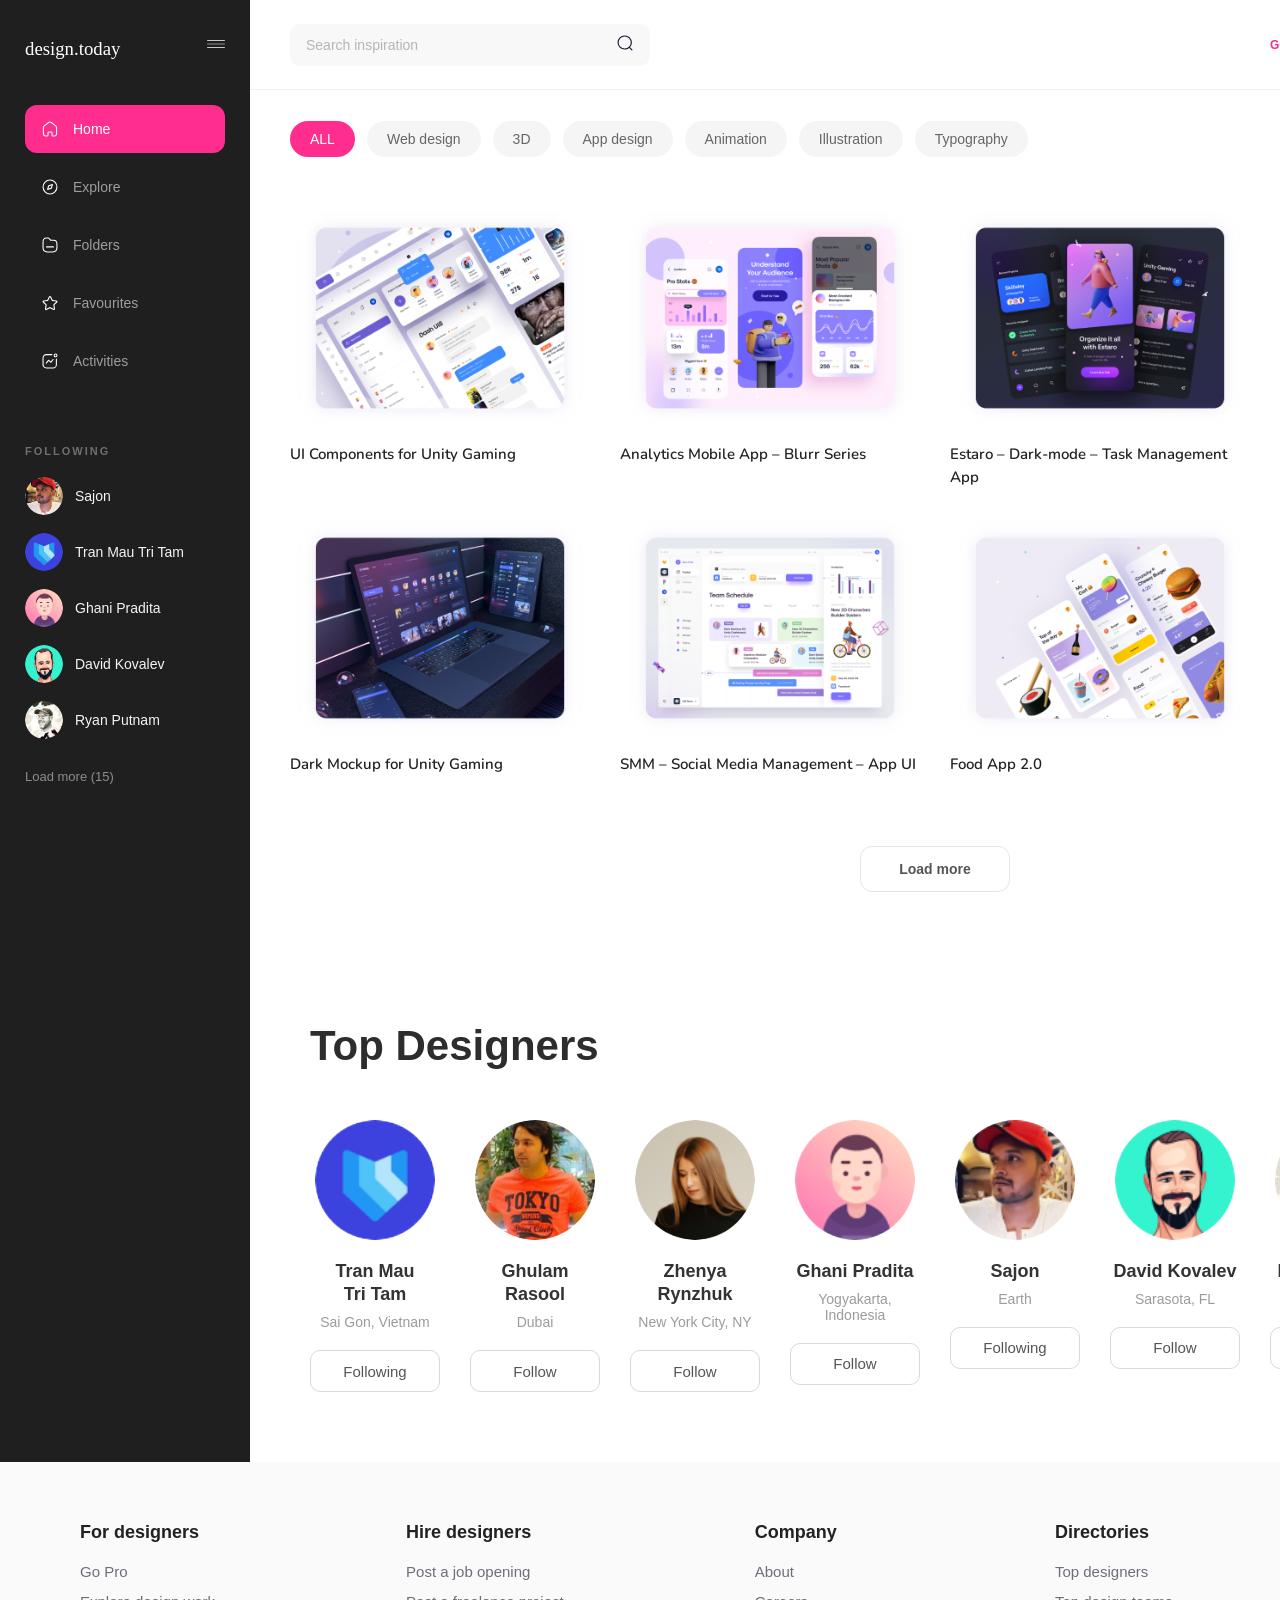
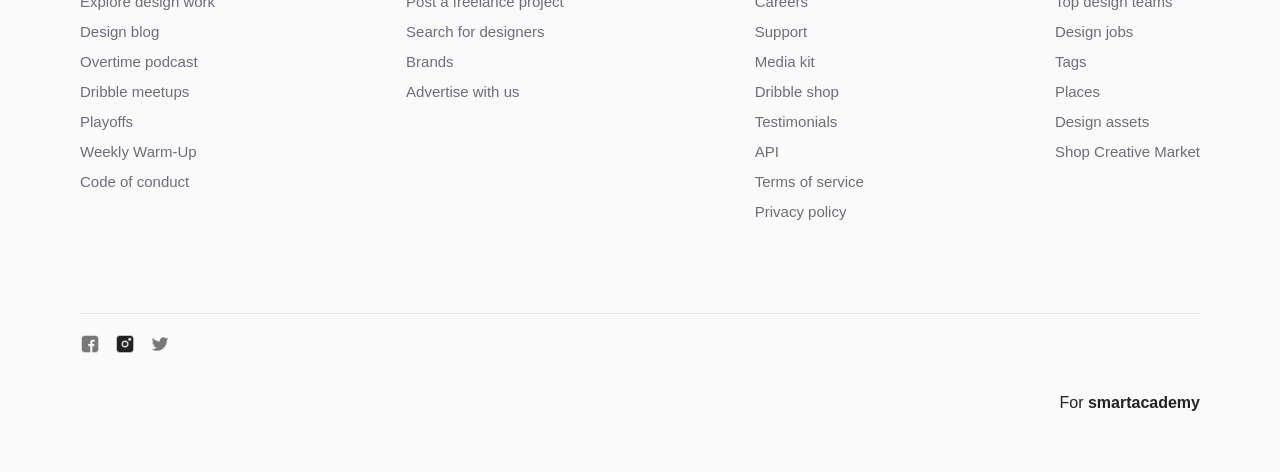
<file: index.html>
<!DOCTYPE html>
<html lang="en">
<head>
    <meta charset="UTF-8">
    <meta name="viewport" content="width=device-width, initial-scale=1.0">
    <title>design.today-Home</title>
    <link rel="stylesheet" href="style.css">
    <link rel="stylesheet" href="https://cdnjs.cloudflare.com/ajax/libs/font-awesome/6.0.0/css/all.min.css">
    
    <link rel="preconnect" href="https://fonts.googleapis.com">
    <link rel="preconnect" href="https://fonts.gstatic.com" crossorigin>
    <link href="https://fonts.googleapis.com/css2?family=Nunito+Sans:ital,opsz,wght@0,6..12,200..1000;1,6..12,200..1000&family=Nunito:ital,wght@0,200..1000;1,200..1000&display=swap" rel="stylesheet">


</head>
<body>
        <!-- SIDEBAR -->
         <div class="container">
        <aside class="sidebar">
            <div class="logo">
                <img src="images/design.today.svg" alt="design.today-Home">
            </div>
            <button class="menu-button">
                <img src="images/Menu.button.svg" alt="menu-button">
            </button>

            <nav class="navigation">
                 <a href="#" class="active">
                    <img src="images/home1.svg" alt="home">
                    <span>Home</span> 
                 </a>
                 <a href="#">
                    <img src="images/explore2.svg" alt="explore">
                    <span>Explore</span>
                 </a>
                 <a href="#">
                    <img src="images/folders3.svg" alt="folders">
                    <span>Folders</span>
                 </a>
                 <a href="#">
                    <img src="images/favourites4.svg" alt="favorites">
                    <span>Favourites</span>
                 </a>
                  <a href="#">
                    <img src="images/activities5.svg" alt="Activities">
                    <span>Activities</span>
                 </a>
            </nav>
            <!-- FOLLOWING -->
            <div class="following">
                 <p>FOLLOWING</p>  
                 
                <div class="user">
                     <img src="images/Sajon40.png" alt="sajon"> 
                     <span>Sajon</span>
                </div>
                <div class="user">
                     <img src="images/Tran mau 41.png" alt="Tran mau"> 
                     <span>Tran Mau Tri Tam</span>
                </div>
                <div class="user">
                     <img src="images/Ghani 42.png" alt="ghani"> 
                     <span>Ghani Pradita</span>
                </div>
                <div class="user">
                     <img src="images/David43.png" alt="david"> 
                     <span>David Kovalev</span>
                </div>
                <div class="user">
                     <img src="images/Ryan44.png" alt="Ryan"> 
                     <span>Ryan Putnam</span>
                </div>
                <a href="#" class="load-more">
                    Load more (15)
                </a>
             </div>
          </aside>

          <!-- MAIN CONTENT -->
        <main class="main-content">
           <!-- HEADER -->
        <header class="header">
              <div class="search">
              <input
               type="text"
               placeholder="Search inspiration"
               >
              <span>
                <img src="images/Component.svg" alt="component">
              </span>
              </div>
              <div class="header-right">
               <a href="#">GO PRO!</a>
              <button>
                <img src="images/Component2.svg" alt="component2">
              </button>
              <button>
                <img src="images/Component 3.svg" alt="component3">
              </button>
               <a href="orders.html" class="profile"> 
                <img src="images/Group 33.png" alt="profile">
               </a>
               <button class="upload">
                    UPLOAD
               </button>
              </div>
        </header>
        <!-- CATEGORIES -->
        <section class="categories">
            <button class="selected">ALL</button>
            <button>Web design</button>
            <button>3D</button>
            <button>App design</button>
            <button>Animation</button>
            <button>Illustration</button>
            <button>Typography</button>
            <button class="filter">
                <img src="images/Group 18.png" alt="group18">Filters
            </button>
        </section>
        <!-- DESIGN CARDS -->
         <section class="design-grid">

             <div class="design-card">
                <img src="images/images1.png" alt="ui components">
                 <p>UI Components for Unity Gaming</p>
             </div>
              <div class="design-card">
                <img src="images/images2.png" alt="analitics">
                 <p>Analytics Mobile App – Blurr Series</p>
             </div>
              <div class="design-card">
                <img src="images/images3.png" alt="estaro">
                 <p>Estaro – Dark-mode – Task Management App</p>
             </div>
              <div class="design-card">
                <img src="images/images4.png" alt="live">
                 <p>Live streaming application for gamers.</p>
             </div>
              <div class="design-card">
                <img src="images/images5.png" alt="dark">
                 <p>Dark Mockup for Unity Gaming</p>
             </div>
              <div class="design-card">
                <img src="images/images6.png" alt="smm">
                 <p>SMM – Social Media Management – App UI</p>
             </div>
              <div class="design-card">
                <img src="images/images7.png" alt="food">
                 <p>Food App 2.0</p>
             </div>
              <div class="design-card">
                <img src="images/images8.png" alt="live streaming">
                 <p>Live streaming application for gamers.</p>
             </div>
         </section>
         <!-- LOAD MORE -->
         <div class="load-designs">
            <button>
                Load more
            </button>
         </div>

         <!-- TOP DESIGNERS -->
         <section class="top-designers">
                <div class="section-title">
                    <h1>Top Designers</h1>
                    <a href="#">
                        View all
                    </a>
                </div>
                <div class="designers-grid">
                <div class="designer">
                    <img src="images/top designers1.png" alt="tran mau thi tam">
                    <h3>Tran Mau <br>Tri Tam</h3>
                    <p>Sai Gon, Vietnam</p>
                    <button>Following</button>
                </div>
                <div class="designer">
                    <img src="images/top designers2.png" alt="ghulam">
                    <h3>Ghulam Rasool</h3>
                    <p>Dubai</p>
                    <button>Follow</button>
                </div>
                <div class="designer">
                    <img src="images/top designers3.png" alt="zhenya">
                    <h3>Zhenya Rynzhuk</h3>
                    <p>New York City, NY</p>
                    <button>Follow</button>
                </div>
                <div class="designer">
                    <img src="images/top designers4.png" alt="ghani">
                    <h3>Ghani Pradita</h3>
                    <p>Yogyakarta, Indonesia</p>
                    <button>Follow</button>
                </div>
                <div class="designer">
                    <img src="images/top designers5.png" alt="sajon">
                    <h3>Sajon</h3>
                    <p>Earth</p>
                    <button>Following</button>
                </div>
                <div class="designer">
                    <img src="images/top designers6.png" alt="david">
                    <h3>David Kovalev</h3>
                    <p>Sarasota, FL</p>
                    <button>Follow</button>
                </div>
                <div class="designer">
                    <img src="images/top designers7.png" alt="ryan">
                    <h3>Ryan Putnam</h3>
                    <p>Colorado Springs</p>
                    <button>Follow</button>
                </div>
                <div class="designer">
                    <img src="images/top designers8.png" alt="dmitry">
                    <h3>Dmitry Lauretsky</h3>
                    <p>Omsk, Russia</p>
                    <button>Follow</button>
                </div>
                </div>
         </section>
        </main>
        </div>

        <!-- FOOTER -->
          <footer class="footer">
            <div class="footer-column">
                <h4>For designers</h4>
                <ul>
                    <li>
                        <a href="#">Go Pro</a>
                    </li>
                    <li>
                        <a href="#">Explore design work</a>
                    </li>
                    <li>
                        <a href="#">Design blog</a>
                    </li>
                     <li>
                        <a href="#">Overtime podcast</a>
                    </li>
                     <li>
                        <a href="#">Dribble meetups</a>
                    </li>
                    <li>
                        <a href="#">Playoffs</a>
                    </li>
                    <li>
                        <a href="#">Weekly Warm-Up</a>
                    </li>
                    <li>
                        <a href="#">Code of conduct</a>
                    </li>
                </ul>
          </div>
          <div class="footer-column">
                <h4>Hire designers</h4>
                <ul>
                    <li>
                        <a href="#">Post a job opening</a>
                    </li>
                     <li>
                        <a href="#">Post a freelance project</a>
                    </li>
                     <li>
                        <a href="#">Search for designers</a>
                    </li>
                    <li>
                        <a href="#">Brands</a>
                    </li>
                    <li>
                        <a href="#">Advertise with us</a>
                    </li> 
                </ul>
          </div>
          <div class="footer-column">
                <h4>Company</h4>
                <ul>
                    <li>
                        <a href="#">About</a>
                    </li>
                     <li>
                        <a href="#">Careers</a>
                    </li>
                    <li>
                        <a href="#">Support</a>
                    </li>
                    <li>
                        <a href="#">Media kit</a>
                    </li>
                    <li>
                        <a href="#">Dribble shop</a>
                    </li>
                    <li>
                        <a href="#">Testimonials</a>
                    </li>
                    <li>
                        <a href="#">API</a>
                    </li>
                    <li>
                        <a href="#">Terms of service</a>
                    </li>
                    <li>
                        <a href="#">Privacy policy</a>
                    </li>
                </ul>
          </div>
          <div class="footer-column">
               <h4>Directories</h4>
                <ul>
                    <li>
                        <a href="#">Top designers</a>
                    </li>
                    <li>
                        <a href="#">Top design teams</a>
                    </li>
                    <li>
                        <a href="#">Design jobs</a>
                    </li>
                    <li>
                        <a href="#">Tags</a>
                    </li>
                    <li>
                        <a href="#">Places</a>
                    </li>
                     <li>
                        <a href="#">Design assets</a>
                    </li>
                    <li>
                        <a href="#">Shop Creative Market</a>
                    </li>
                </ul>
          </div>
       
            <div class="footer-bottom">
                <div class="social-media">
                    <img src="images/fb1.png" alt="fb">
                    <img src="images/insta2.png" alt="instagram">
                    <img src="images/twitter3.png" alt="twitter">
                </div>
            </div>
        
            <div class="smartacademy">
            <p>For <strong>smartacademy</strong></p>
            </div>
        </footer>


</body>
</html>
</file>
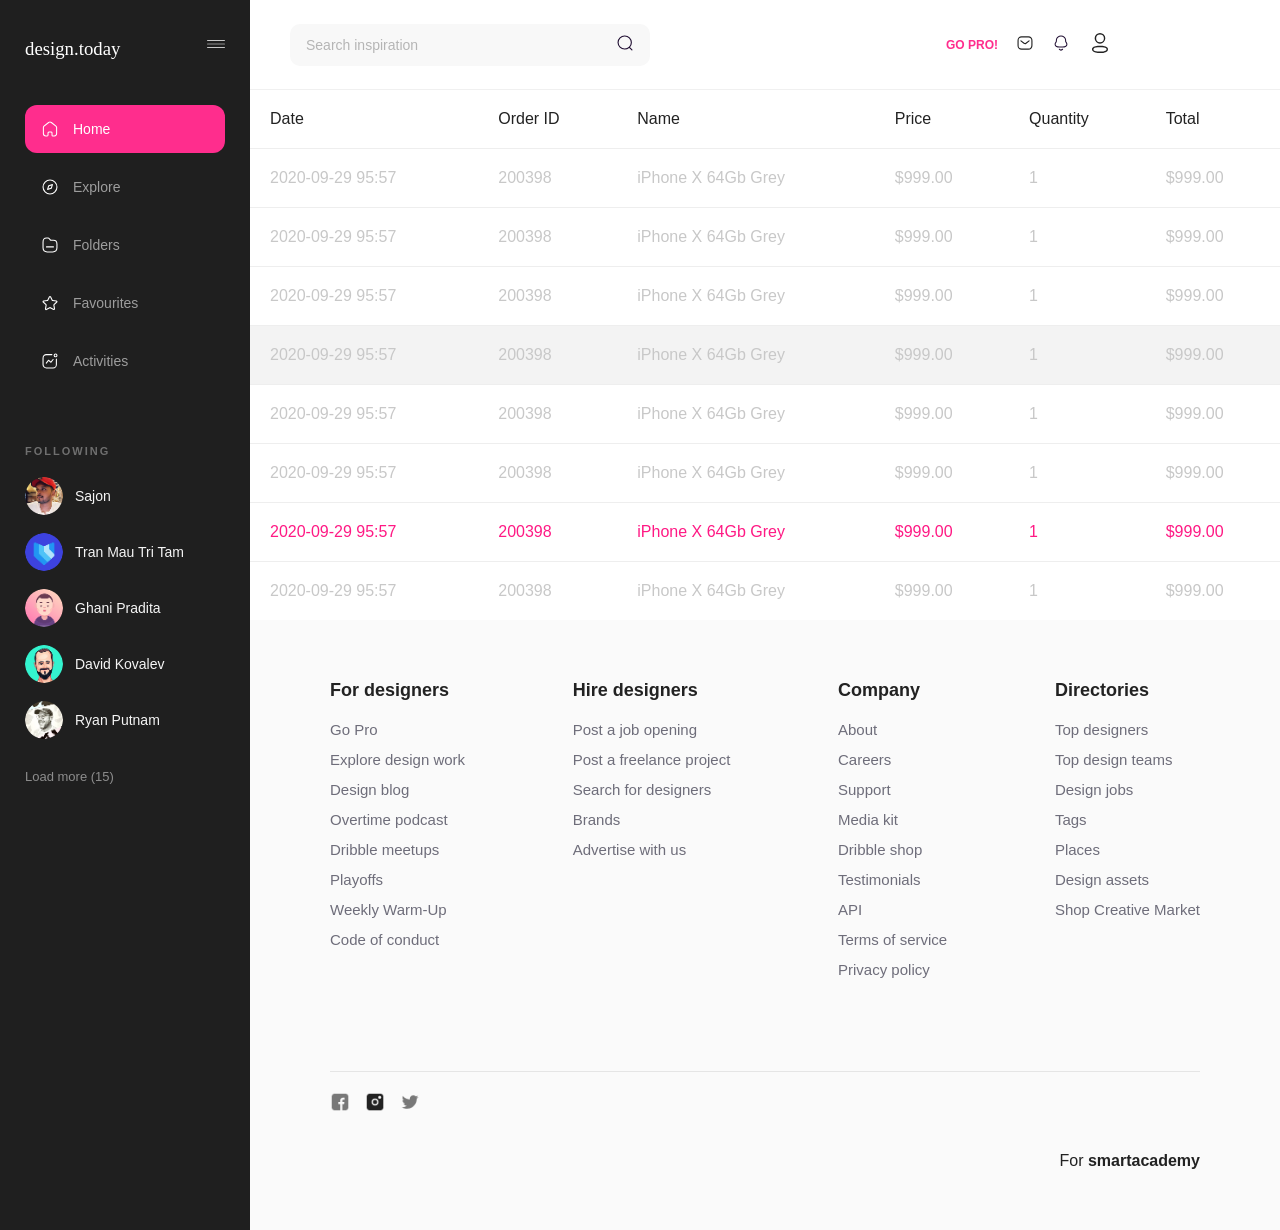
<file: orders.html>
<!DOCTYPE html>
<html lang="en">
<head>
    <meta charset="UTF-8">
    <meta name="viewport" content="width=device-width, initial-scale=1.0">
    <title>design.today-Home-2</title>
    <link rel="stylesheet" href="style.css">
    <link rel="stylesheet" href="https://cdnjs.cloudflare.com/ajax/libs/font-awesome/6.0.0/css/all.min.css">
</head>
<body>
    <!-- SIDEBAR -->
     <!-- SIDEBAR -->
         <div class="container">
        <aside class="sidebar">
            <div class="logo">
                <img src="images/design.today.svg" alt="design.today-Home">
            </div>
            <button class="menu-button">
                <img src="images/Menu.button.svg" alt="menu-button">
            </button>

            <nav class="navigation">
                 <a href="#" class="active">
                    <img src="images/home1.svg" alt="home">
                    <span>Home</span> 
                 </a>
                 <a href="#">
                    <img src="images/explore2.svg" alt="explore">
                    <span>Explore</span>
                 </a>
                 <a href="#">
                    <img src="images/folders3.svg" alt="folders">
                    <span>Folders</span>
                 </a>
                 <a href="#">
                    <img src="images/favourites4.svg" alt="favorites">
                    <span>Favourites</span>
                 </a>
                  <a href="#">
                    <img src="images/activities5.svg" alt="Activities">
                    <span>Activities</span>
                 </a>
            </nav>
            <!-- FOLLOWING -->
            <div class="following">
                 <p>FOLLOWING</p>  
                 
                <div class="user">
                     <img src="images/Sajon40.png" alt="sajon"> 
                     <span>Sajon</span>
                </div>
                <div class="user">
                     <img src="images/Tran mau 41.png" alt="Tran mau"> 
                     <span>Tran Mau Tri Tam</span>
                </div>
                <div class="user">
                     <img src="images/Ghani 42.png" alt="ghani"> 
                     <span>Ghani Pradita</span>
                </div>
                <div class="user">
                     <img src="images/David43.png" alt="david"> 
                     <span>David Kovalev</span>
                </div>
                <div class="user">
                     <img src="images/Ryan44.png" alt="Ryan"> 
                     <span>Ryan Putnam</span>
                </div>
                <a href="#" class="load-more">
                    Load more (15)
                </a>
             </div>
          </aside>

          <!-- MAIN CONTENT -->

          <main class="main-content">
           <!-- HEADER -->
        <header class="header">
              <div class="search">
              <input
               type="text"
               placeholder="Search inspiration"
               >
              <span>
                <img src="images/Component.svg" alt="component">
              </span>
              </div>
              <div class="header-right">
               <a href="#">GO PRO!</a>
              <button>
                <img src="images/Component2.svg" alt="component2">
              </button>
              <button>
                <img src="images/Component 3.svg" alt="component3">
              </button>
               <a href="index.html" class="man">
                <img src="images/man1.svg" alt="man">
               </a>
               <button class="upload">
                    UPLOAD
               </button>
              </div>
            </header>

            <!-- ORDERS -->
        <section class="orders">
    <table class="orders-table">

        <thead>
            <tr>
                <th>Date</th>
                <th>Order ID</th>
                <th>Name</th>
                <th>Price</th>
                <th>Quantity</th>
                <th>Total</th>
            </tr>
        </thead>

        <tbody>
            <tr>
                <td>2020-09-29 95:57</td>
                <td>200398</td>
                <td>iPhone X 64Gb Grey</td>
                <td>$999.00</td>
                <td>1</td>
                <td>$999.00</td>
            </tr>

            <tr>
                <td>2020-09-29 95:57</td>
                <td>200398</td>
                <td>iPhone X 64Gb Grey</td>
                <td>$999.00</td>
                <td>1</td>
                <td>$999.00</td>
            </tr>

            <tr>
                <td>2020-09-29 95:57</td>
                <td>200398</td>
                <td>iPhone X 64Gb Grey</td>
                <td>$999.00</td>
                <td>1</td>
                <td>$999.00</td>
            </tr>

            <tr class="active-row">
                <td>2020-09-29 95:57</td>
                <td>200398</td>
                <td>iPhone X 64Gb Grey</td>
                <td>$999.00</td>
                <td>1</td>
                <td>$999.00</td>
            </tr>

            <tr>
                <td>2020-09-29 95:57</td>
                <td>200398</td>
                <td>iPhone X 64Gb Grey</td>
                <td>$999.00</td>
                <td>1</td>
                <td>$999.00</td>
            </tr>

            <tr>
                <td>2020-09-29 95:57</td>
                <td>200398</td>
                <td>iPhone X 64Gb Grey</td>
                <td>$999.00</td>
                <td>1</td>
                <td>$999.00</td>
            </tr>

            <tr class="pink-row">
                <td>2020-09-29 95:57</td>
                <td>200398</td>
                <td>iPhone X 64Gb Grey</td>
                <td>$999.00</td>
                <td>1</td>
                <td>$999.00</td>
            </tr>

            <tr>
                <td>2020-09-29 95:57</td>
                <td>200398</td>
                <td>iPhone X 64Gb Grey</td>
                <td>$999.00</td>
                <td>1</td>
                <td>$999.00</td>
            </tr>
        </tbody>

    </table>
</section>

<!-- FOOTER -->
  <footer class="footer">
            <div class="footer-column">
                <h4>For designers</h4>
                <ul>
                    <li>
                        <a href="#">Go Pro</a>
                    </li>
                    <li>
                        <a href="#">Explore design work</a>
                    </li>
                    <li>
                        <a href="#">Design blog</a>
                    </li>
                     <li>
                        <a href="#">Overtime podcast</a>
                    </li>
                     <li>
                        <a href="#">Dribble meetups</a>
                    </li>
                    <li>
                        <a href="#">Playoffs</a>
                    </li>
                    <li>
                        <a href="#">Weekly Warm-Up</a>
                    </li>
                    <li>
                        <a href="#">Code of conduct</a>
                    </li>
                </ul>
          </div>
          <div class="footer-column">
                <h4>Hire designers</h4>
                <ul>
                    <li>
                        <a href="#">Post a job opening</a>
                    </li>
                     <li>
                        <a href="#">Post a freelance project</a>
                    </li>
                     <li>
                        <a href="#">Search for designers</a>
                    </li>
                    <li>
                        <a href="#">Brands</a>
                    </li>
                    <li>
                        <a href="#">Advertise with us</a>
                    </li> 
                </ul>
          </div>
          <div class="footer-column">
                <h4>Company</h4>
                <ul>
                    <li>
                        <a href="#">About</a>
                    </li>
                     <li>
                        <a href="#">Careers</a>
                    </li>
                    <li>
                        <a href="#">Support</a>
                    </li>
                    <li>
                        <a href="#">Media kit</a>
                    </li>
                    <li>
                        <a href="#">Dribble shop</a>
                    </li>
                    <li>
                        <a href="#">Testimonials</a>
                    </li>
                    <li>
                        <a href="#">API</a>
                    </li>
                    <li>
                        <a href="#">Terms of service</a>
                    </li>
                    <li>
                        <a href="#">Privacy policy</a>
                    </li>
                </ul>
          </div>
          <div class="footer-column">
               <h4>Directories</h4>
                <ul>
                    <li>
                        <a href="#">Top designers</a>
                    </li>
                    <li>
                        <a href="#">Top design teams</a>
                    </li>
                    <li>
                        <a href="#">Design jobs</a>
                    </li>
                    <li>
                        <a href="#">Tags</a>
                    </li>
                    <li>
                        <a href="#">Places</a>
                    </li>
                     <li>
                        <a href="#">Design assets</a>
                    </li>
                    <li>
                        <a href="#">Shop Creative Market</a>
                    </li>
                </ul>
          </div>
       
            <div class="footer-bottom">
                <div class="social-media">
                    <img src="images/fb1.png" alt="fb">
                    <img src="images/insta2.png" alt="instagram">
                    <img src="images/twitter3.png" alt="twitter">
                </div>
            </div>
        
            <div class="smartacademy">
            <p>For <strong>smartacademy</strong></p>
            </div>
        </footer>

</body>
</html>
</file>
<file: style.css>
*{
    margin:0;
    padding: 0;
    box-sizing:border-box;
}
body{
    font-family: Arial, Helvetica, sans-serif;
    background: #ffffff;
    color: #222;
}
a{
    text-decoration: none;
    color:inherit;
}
button{
    cursor:pointer;
    border:none;
    background: none;
}

/* CONTAINER */

.container{
    display: grid;
    grid-template-columns: 250px 1fr;
    min-height: 100vh;
}

/* SIDEBAR */

.sidebar{
    background: #1f1f1f;
    padding: 35px 25px;
    display: flex;
    flex-direction: column;
    position: relative;
}

/* LOGO */

.logo{
    margin-bottom: 45px;
}

.logo img{
    width: 115px;
    display: block;
}
/* MENU BUTTON */

.menu-button{
    position:absolute;
    top:35px;
    right:25px;
    border:none;
    background:none;
    cursor:pointer;
}

.menu-button img{
    width:18px;
    height:18px;
}

/* NAVIGATION */

.navigation{
    display:flex;
    flex-direction:column;
    gap:10px;
}
.navigation a{
    display:flex;
    align-items:center;
    gap:14px;
    height:48px;
    padding:0 16px;
    text-decoration:none;
    color:#9D9D9D;
    font-size:14px;
    font-weight:500;
    border-radius:12px;
    transition:0.3s;
}
.navigation a img{
    width:18px;
    height:18px;
    object-fit:contain;
}

.navigation a span{
    line-height:1;
}

.navigation a:hover{
    background:#2C2C2C;
    color:#FFFFFF;
}
.navigation a.active{
    background:#FF2D8D;
    color:#FFFFFF;
}

/* FOLLOWING */

.following{
    margin-top:60px;
    display:flex;
    flex-direction:column;
}

.following p{
    margin-bottom:20px;
    font-size:11px;
    font-weight:600;
    letter-spacing:2px;
    color:#6F6F6F;
}
/* USER */

.user{
    display:flex;
    align-items:center;
    gap:12px;
    margin-bottom:18px;
    cursor:pointer;
    transition:0.3s;
}

.user:hover{
    transform:translateX(5px);
}

.user img{
    width:38px;
    height:38px;
    border-radius:50%;
    object-fit:cover;
}

.user span{
    color:#F5F5F5;
    font-size:14px;
    font-weight:500;
}

/* LOAD MORE */

.load-more{
    margin-top:12px;
    text-decoration:none;
    color:#8D8D8D;
    font-size:13px;
    transition:.3s;
}

.load-more:hover{
    color:#FFFFFF;
}

/* MAIN CONTENT */

.main-content{
    display: flex;
    flex-direction: column;
    width: 100%;
    background: #FFFFFF;
}
/* HEADER */

.header{
    height: 90px;
    display: flex;
    justify-content: space-between;
    align-items: center;
    padding: 0 40px;
    border-bottom: 1px solid #F0F0F0;
}

/* SEARCH */

.search{
    width: 360px;
    height: 42px;
    display: flex;
    align-items: center;
    justify-content: space-between;
    padding: 0 16px;
    background: #F8F8F8;
    border-radius: 10px;
}

.search input{
    width: 100%;
    border: none;
    outline: none;
    background: transparent;
    font-size: 14px;
    color: #555555;
}

.search input::placeholder{
    color: #B5B5B5;
}

.search img{
    width: 18px;
    height: 18px;
}

/* RIGHT SIDE */

.header-right{
    display: flex;
    align-items: center;
    gap: 18px;
}

/* GO PRO */

.header-right a{
    text-decoration: none;
    color: #FF2D8D;
    font-size: 12px;
    font-weight: 700;
    transition: .3s;
}

.header-right a:hover{
    color: #d8006b;
}

/* ICON BUTTONS */

.header-right button{
    background: transparent;
    border: none;
    cursor: pointer;
}

.header-right button img{
    width: 18px;
    height: 18px;
}

/* PROFILE */

.profile img{
    width: 40px;
    height: 40px;
    border-radius: 50%;
    object-fit: cover;
}

/* UPLOAD */

.upload{
    width:110px;
    height:42px;
    background:#FF2D8D;
    color:#FFFFFF;
    border:none;
    border-radius:10px;
    font-size:13px;
    font-weight:600;
    cursor:pointer;
}

.upload:hover{
    background:#E6007A;
}

.upload:active{
    transform: scale(0.98);
}

/* CATEGORIES */

.categories{
    display: flex;
    align-items: center;
    gap: 12px;

    padding: 30px 40px;
}

.categories button{
    padding: 10px 20px;
    border: none;
    border-radius: 20px;
    background: #F5F5F5;
    color: #666666;
    font-size: 14px;
    font-weight: 500;
    cursor: pointer;
    transition: 0.3s;
}
.categories button:hover{
    background: #FF2D8D;
    color: #FFFFFF;
}

.categories .selected{
    background: #FF2D8D;
    color: #FFFFFF;
}

/* Button filter */

.categories .filter{
    margin-left: auto;
    display: flex;
    align-items: center;
    gap: 8px;
    background: #FFFFFF;
    border: 1px solid #E6E6E6;
    color: #444444;
}

.categories .filter:hover{
    background: #F5F5F5;
    color: #444444;
}

.categories .filter img{
    width: 16px;
    height: 16px;
}

/* DESIGN GRID */

.design-grid{
    display: grid;
    grid-template-columns: repeat(4, 1fr);
    gap: 30px;
    padding: 20px 40px 50px;
}

/* CARD */

.design-card{
    display: flex;
    flex-direction: column;
    cursor: pointer;
    transition: transform .3s ease;
}

.design-card:hover{
    transform: translateY(-5px);
}

/* IMAGE */

.design-card img{
    width: 100%;
    height: 220px;
    object-fit: cover;
    border-radius: 16px;
    display: block;
}

/* TITLE */

.design-card p{
    margin-top: 15px;
    color: #222;
    font-size: 15px;
    font-weight: 600;
    line-height: 1.5;
     font-family: "Nunito", sans-serif;
     font-optical-sizing: auto;
    font-weight: <weight>;
    font-style: normal;
}

@media (max-width: 1024px){
    .design-grid{
        grid-template-columns: repeat(2, 1fr);
    }
}

@media (max-width: 768px){
    .design-grid{
        grid-template-columns: 1fr;
    }
}

/* LOAD MORE */

.load-designs{
    display: flex;
    justify-content: center;
    margin: 20px 0 60px;
}

.load-designs button{
    width: 150px;
    height: 46px;
    background: #FFFFFF;
    color: #555555;
    border: 1px solid #E5E5E5;
    border-radius: 12px;
    font-size: 14px;
    font-weight: 600;
    cursor: pointer;
    transition: all 0.3s ease;
}

.load-designs button:hover{
    background: #FF2D8D;
    color: #FFFFFF;
    border-color: #FF2D8D;
}

.load-designs button:active{
    transform: scale(0.98);
}

/* TOP DESIGNERS */

.top-designers {
    width: 100%;
    padding: 70px 60px;
    background: #fff;
}

.section-title {
    display: flex;
    justify-content: space-between;
    align-items: center;
    margin-bottom: 50px;
}

.section-title h1 {
    font-size: 42px;
    font-weight: 600;
    color: #2d2d2d;
}

.section-title a {
    text-decoration: none;
    color: #b5b5b5;
    font-size: 16px;
}

.designers-grid {
    display: grid;
    grid-template-columns: repeat(8, 1fr);
    gap: 30px;
}

.designer {
    display: flex;
    flex-direction: column;
    align-items: center;
    text-align: center;
}

.designer img {
    width: 120px;
    height: 120px;
    border-radius: 50%;
    object-fit: cover;
    margin-bottom: 20px;
}

.designer h3 {
    font-size: 18px;
    font-weight: 600;
    color: #333;
    margin-bottom: 8px;
    line-height: 1.3;
}

.designer p {
    font-size: 14px;
    color: #9b9b9b;
    margin-bottom: 20px;
}

.designer button {
    width: 130px;
    height: 42px;
    border: 1px solid #d9d9d9;
    border-radius: 10px;
    background: #fff;
    color: #555;
    font-size: 15px;
    cursor: pointer;
    transition: .3s;
}

.designer button:hover {
    background: #f5f5f5;
}

/* FOOTER */

.footer {
    display: flex;
    justify-content: space-between;
    align-items: flex-start;
    flex-wrap: wrap;
    gap: 40px;
    padding: 60px 80px;
    background-color: #fafafa;
}
.footer-column h4 {
    margin-bottom: 20px;
    font-size: 18px;
}

.footer-column ul {
    list-style: none;
    padding: 0;
}

.footer-column li {
    margin-bottom: 12px;
}

.footer-column a {
    text-decoration: none;
    color: #6e6d7a;
    font-size: 15px;
}

.footer-column a:hover {
    color: #000;
}
.footer-bottom {
    display: flex;
    justify-content: space-between;
    align-items: center;
    width: 100%;
    margin-top: 40px;
    padding-top: 20px;
    border-top: 1px solid #e5e5e5;
}

.social-media {
    display: flex;
    gap: 15px;
}

.social-media img {
    width: 20px;
    height: 20px;
    cursor: pointer;
}

.smartacademy {
    margin-left: auto;
}

.smartacademy p {
    margin: 0;
}

/* ORDERS */

.orders-table {
    width: 100%;
    border-collapse: collapse;
}

.orders-table th,
.orders-table td {
    text-align: left;
    padding: 20px;
}

.orders-table th {
    font-weight: 400;
    color: #222;
}

.orders-table td {
    color: #c8c8c8;
    border-top: 1px solid #eeeeee;
}

/* Gray  */

.active-row {
    background-color: #f3f3f3;
}

/* Pink */

.pink-row td {
    color: #ff1984;
}
</file>
